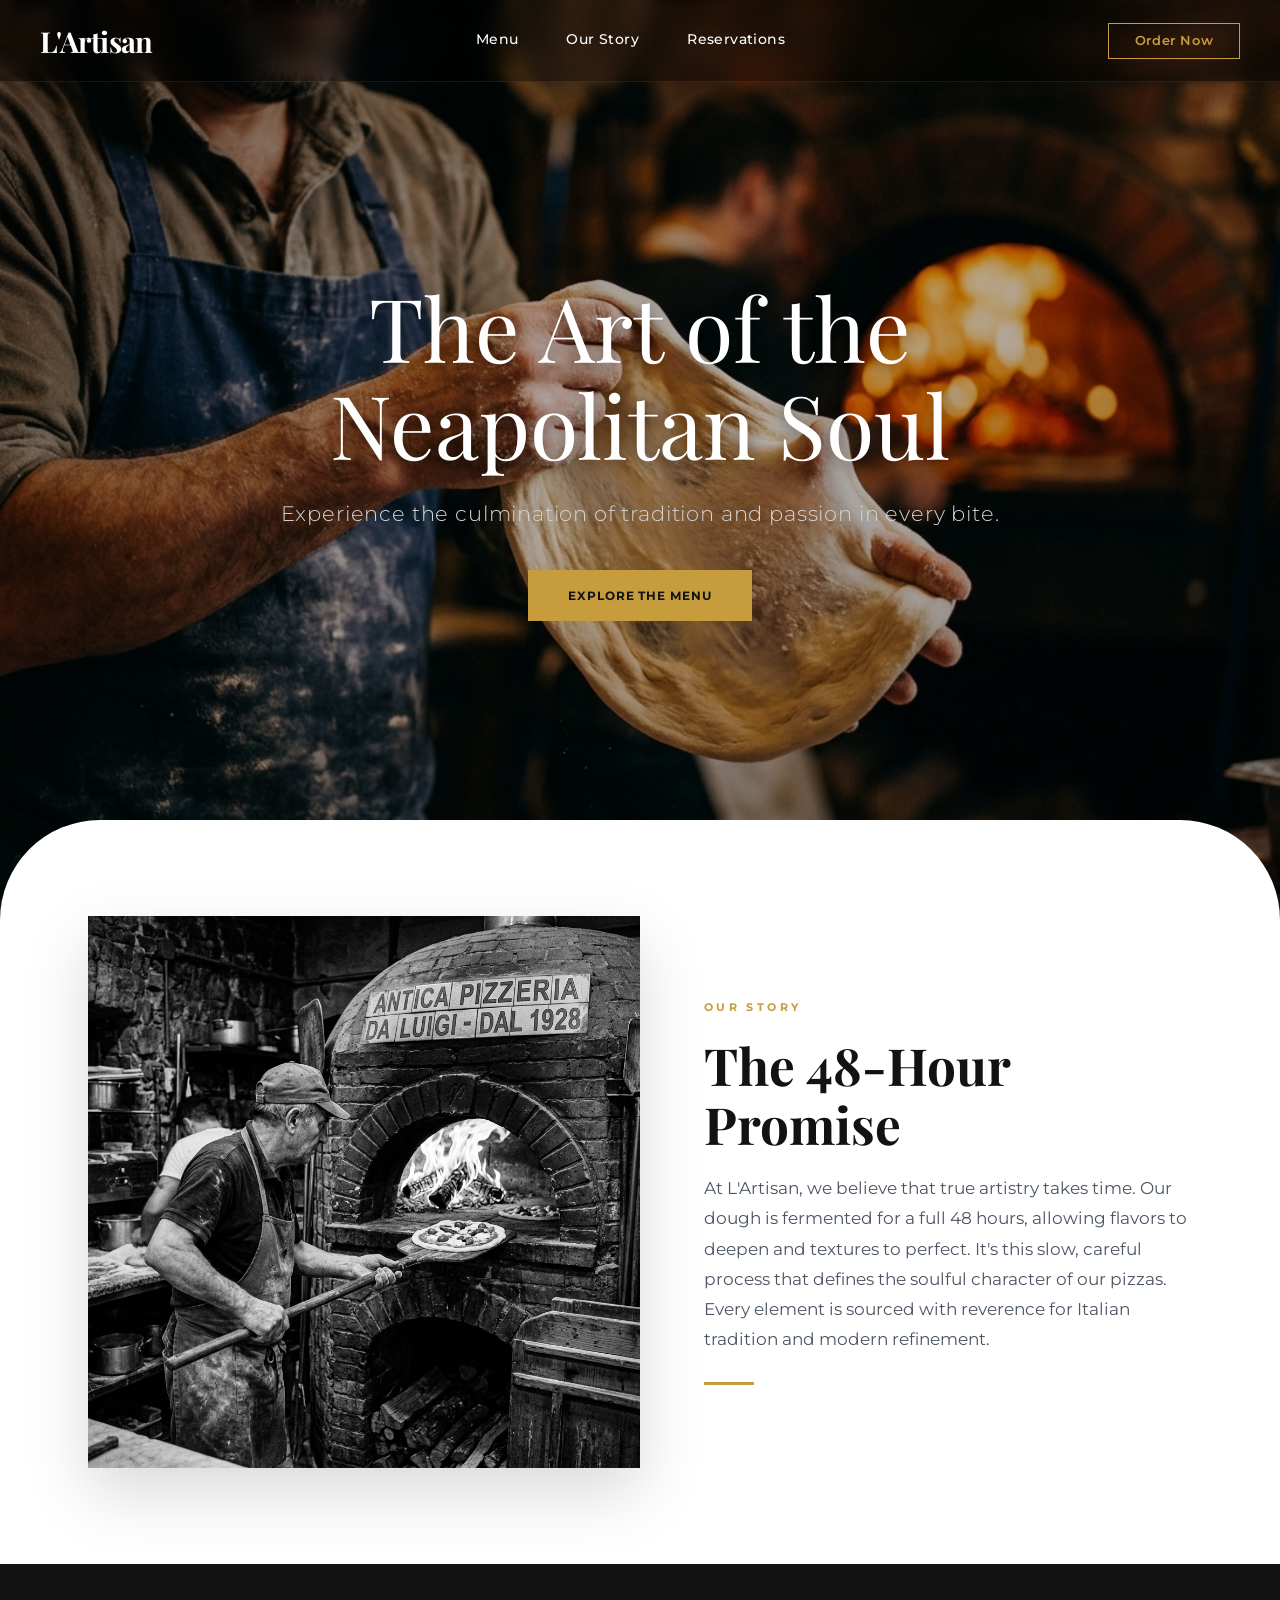
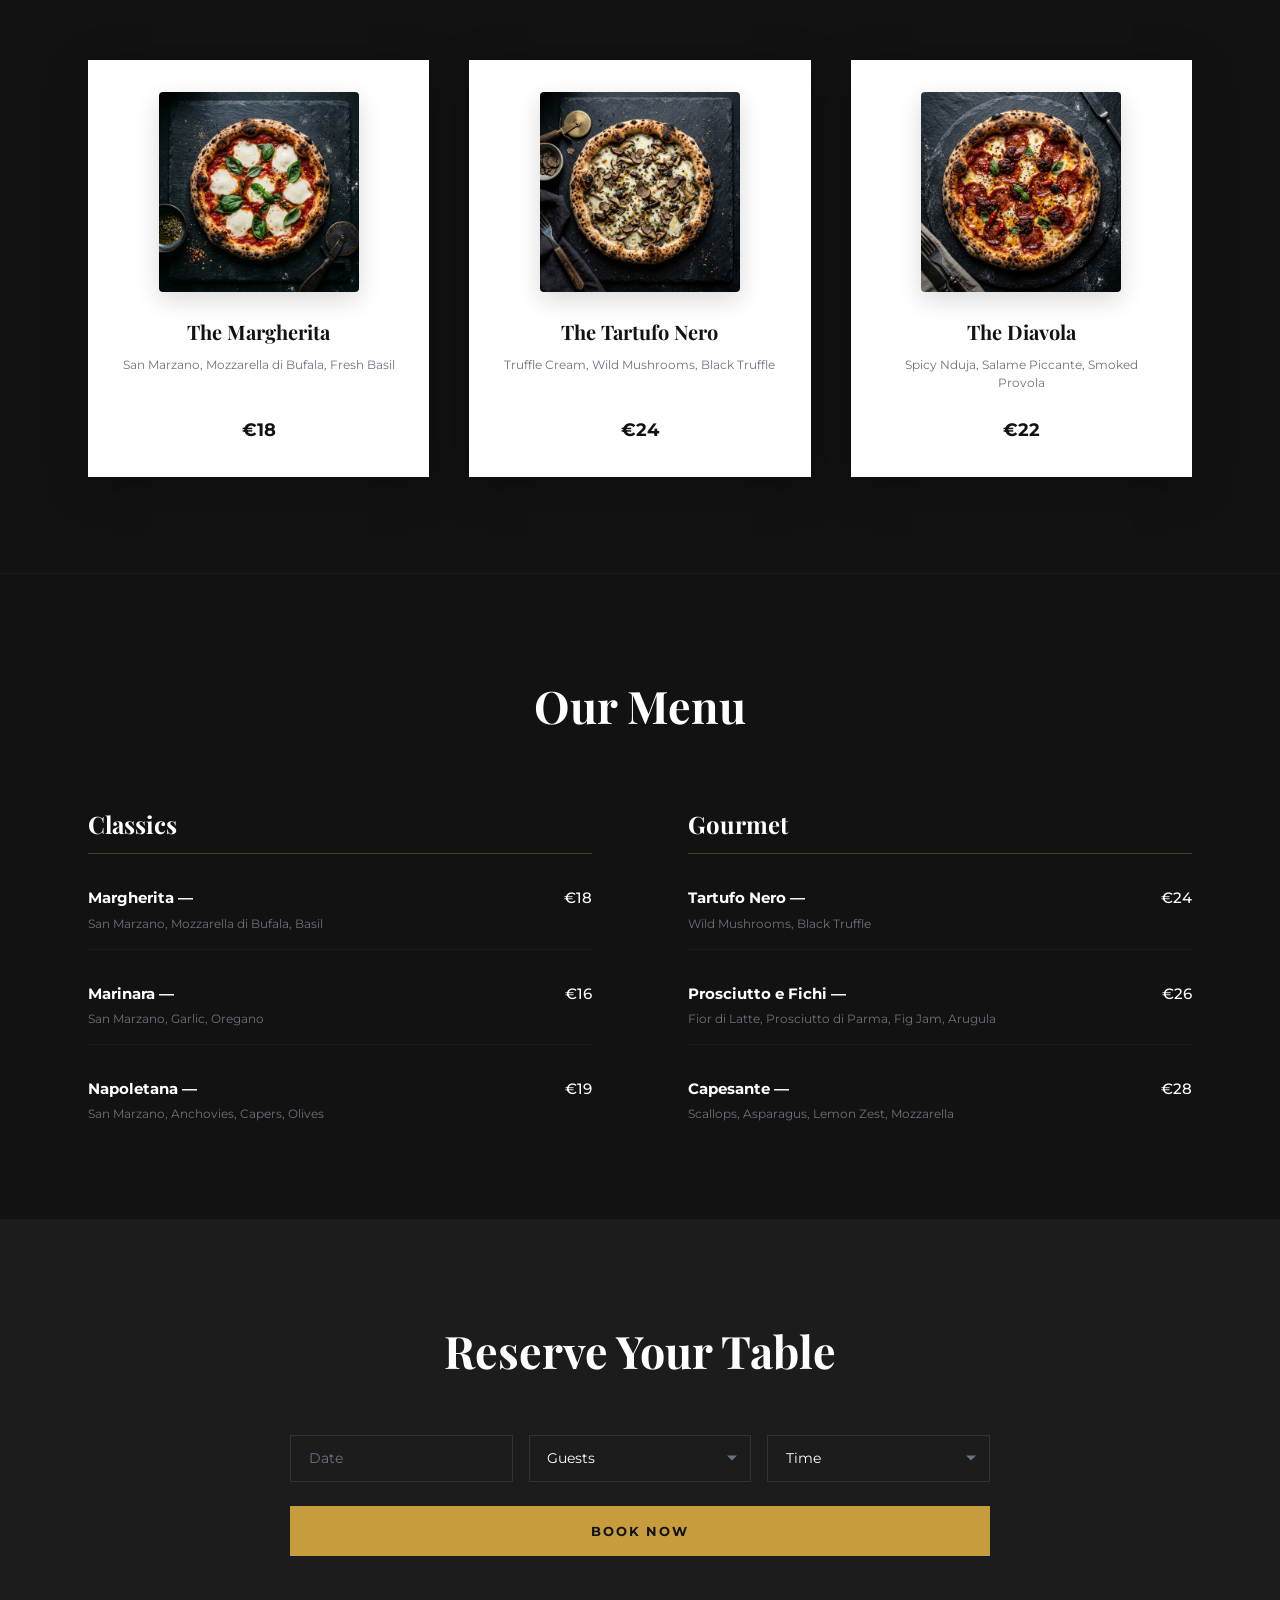
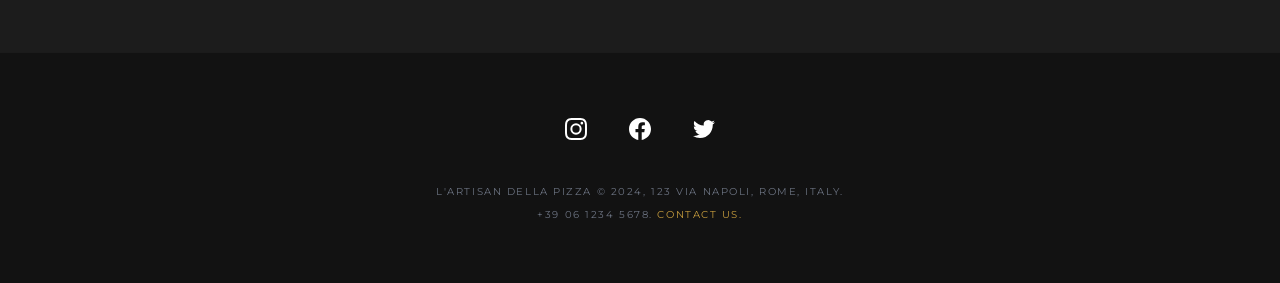
<file: index.html>
<!DOCTYPE html>
<html lang="en">
<head>
  <meta charset="UTF-8" />
  <meta name="viewport" content="width=device-width, initial-scale=1.0" />
  <title>L'Artisan — Neapolitan Pizza Artistry</title>
  <meta name="description" content="L'Artisan della Pizza — Experience the art of the Neapolitan soul. Premium hand-crafted pizzas with 48-hour fermented dough. Reserve your table today." />

  <!-- Google Fonts -->
  <link rel="preconnect" href="https://fonts.googleapis.com" />
  <link rel="preconnect" href="https://fonts.gstatic.com" crossorigin />
  <link href="https://fonts.googleapis.com/css2?family=Playfair+Display:wght@400;700&family=Montserrat:wght@300;400;500;600;700&display=swap" rel="stylesheet" />

  <!-- Stylesheet -->
  <link rel="stylesheet" href="styles.css" />
</head>
<body>

  <!-- ============================================================
       HEADER
       ============================================================ -->
  <header class="site-header" id="site-header">
    <nav class="container header-inner">
      <!-- Logo -->
      <a href="#" class="logo" id="logo">L'Artisan</a>

      <!-- Desktop Navigation -->
      <div class="nav-links" id="nav-links">
        <a href="#menu">Menu</a>
        <a href="#story">Our Story</a>
        <a href="#reservations">Reservations</a>
      </div>

      <!-- Order Now CTA -->
      <button class="btn-order" id="btn-order-now">Order Now</button>

      <!-- Mobile Menu Toggle -->
      <button class="mobile-toggle" id="mobile-toggle" aria-label="Toggle mobile menu">
        <span></span>
        <span></span>
        <span></span>
      </button>
    </nav>
  </header>

  <!-- Mobile Navigation Overlay -->
  <div class="mobile-nav" id="mobile-nav">
    <a href="#menu">Menu</a>
    <a href="#story">Our Story</a>
    <a href="#reservations">Reservations</a>
    <a href="#" class="btn-order" style="margin-top: 1rem;">Order Now</a>
  </div>

  <!-- ============================================================
       HERO SECTION
       ============================================================ -->
  <section class="hero" id="hero">
    <img
      src="assets/images/hero-bg.png"
      alt="Artisan pizza dough being hand-crafted in a traditional pizzeria"
      class="hero-bg"
      id="hero-bg"
      loading="eager"
    />
    <div class="hero-overlay"></div>
    <div class="hero-content">
      <h1 class="hero-title">The Art of the<br />Neapolitan Soul</h1>
      <p class="hero-subtitle">Experience the culmination of tradition and passion in every bite.</p>
      <a href="#menu" class="btn-explore" id="btn-explore-menu">Explore the Menu</a>
    </div>
  </section>

  <!-- ============================================================
       OUR STORY SECTION
       ============================================================ -->
  <section class="story-section" id="story">
    <div class="container">
      <div class="story-grid">
        <!-- Story Image -->
        <div class="story-image-wrapper reveal-left">
          <img
            src="assets/images/pizza-oven.png"
            alt="Traditional Neapolitan wood-fired pizza oven"
            class="story-image"
            loading="lazy"
          />
        </div>

        <!-- Story Content -->
        <div class="story-content reveal-right">
          <span class="story-label">Our Story</span>
          <h2 class="story-title">The 48-Hour Promise</h2>
          <p class="story-text">
            At L'Artisan, we believe that true artistry takes time. Our dough is fermented for a full 48 hours, allowing flavors to deepen and textures to perfect. It's this slow, careful process that defines the soulful character of our pizzas. Every element is sourced with reverence for Italian tradition and modern refinement.
          </p>
          <div class="story-divider"></div>
        </div>
      </div>
    </div>
  </section>

  <!-- ============================================================
       FEATURED PIZZAS SECTION
       ============================================================ -->
  <section class="featured-section" id="featured">
    <div class="container">
      <div class="featured-grid">
        <!-- Pizza Card: Margherita -->
        <div class="pizza-card reveal-scale stagger-1" id="card-margherita">
          <img
            src="assets/images/pizza-margherita.png"
            alt="The Margherita — Classic Neapolitan pizza"
            class="pizza-card-image"
            loading="lazy"
          />
          <h3 class="pizza-card-name">The Margherita</h3>
          <p class="pizza-card-desc">San Marzano, Mozzarella di Bufala, Fresh Basil</p>
          <span class="pizza-card-price">€18</span>
        </div>

        <!-- Pizza Card: Tartufo Nero -->
        <div class="pizza-card reveal-scale stagger-2" id="card-tartufo">
          <img
            src="assets/images/pizza-tartufo.png"
            alt="The Tartufo Nero — Truffle gourmet pizza"
            class="pizza-card-image"
            loading="lazy"
          />
          <h3 class="pizza-card-name">The Tartufo Nero</h3>
          <p class="pizza-card-desc">Truffle Cream, Wild Mushrooms, Black Truffle</p>
          <span class="pizza-card-price">€24</span>
        </div>

        <!-- Pizza Card: Diavola -->
        <div class="pizza-card reveal-scale stagger-3" id="card-diavola">
          <img
            src="assets/images/pizza-diavola.png"
            alt="The Diavola — Spicy artisan pizza"
            class="pizza-card-image"
            loading="lazy"
          />
          <h3 class="pizza-card-name">The Diavola</h3>
          <p class="pizza-card-desc">Spicy Nduja, Salame Piccante, Smoked Provola</p>
          <span class="pizza-card-price">€22</span>
        </div>
      </div>
    </div>
  </section>

  <!-- ============================================================
       FULL MENU SECTION
       ============================================================ -->
  <section class="menu-section" id="menu">
    <div class="container">
      <h2 class="menu-heading reveal">Our Menu</h2>

      <div class="menu-grid">
        <!-- Classics Column -->
        <div class="reveal stagger-1">
          <h3 class="menu-category-title">Classics</h3>
          <ul class="menu-items">
            <li class="menu-item">
              <div class="menu-item-info">
                <h4 class="menu-item-name">Margherita —</h4>
                <p class="menu-item-desc">San Marzano, Mozzarella di Bufala, Basil</p>
              </div>
              <span class="menu-item-price">€18</span>
            </li>
            <li class="menu-item">
              <div class="menu-item-info">
                <h4 class="menu-item-name">Marinara —</h4>
                <p class="menu-item-desc">San Marzano, Garlic, Oregano</p>
              </div>
              <span class="menu-item-price">€16</span>
            </li>
            <li class="menu-item">
              <div class="menu-item-info">
                <h4 class="menu-item-name">Napoletana —</h4>
                <p class="menu-item-desc">San Marzano, Anchovies, Capers, Olives</p>
              </div>
              <span class="menu-item-price">€19</span>
            </li>
          </ul>
        </div>

        <!-- Gourmet Column -->
        <div class="reveal stagger-2">
          <h3 class="menu-category-title">Gourmet</h3>
          <ul class="menu-items">
            <li class="menu-item">
              <div class="menu-item-info">
                <h4 class="menu-item-name">Tartufo Nero —</h4>
                <p class="menu-item-desc">Wild Mushrooms, Black Truffle</p>
              </div>
              <span class="menu-item-price">€24</span>
            </li>
            <li class="menu-item">
              <div class="menu-item-info">
                <h4 class="menu-item-name">Prosciutto e Fichi —</h4>
                <p class="menu-item-desc">Fior di Latte, Prosciutto di Parma, Fig Jam, Arugula</p>
              </div>
              <span class="menu-item-price">€26</span>
            </li>
            <li class="menu-item">
              <div class="menu-item-info">
                <h4 class="menu-item-name">Capesante —</h4>
                <p class="menu-item-desc">Scallops, Asparagus, Lemon Zest, Mozzarella</p>
              </div>
              <span class="menu-item-price">€28</span>
            </li>
          </ul>
        </div>
      </div>
    </div>
  </section>

  <!-- ============================================================
       RESERVATION SECTION
       ============================================================ -->
  <section class="reservation-section" id="reservations">
    <div class="container">
      <h2 class="reservation-heading reveal">Reserve Your Table</h2>

      <form class="reservation-form reveal stagger-1" id="booking-form" onsubmit="handleBooking(event)">
        <div class="form-row">
          <!-- Date Input -->
          <input
            type="text"
            class="form-input"
            id="input-date"
            placeholder="Date"
            onfocus="(this.type='date')"
            onblur="if(!this.value)(this.type='text')"
            required
          />

          <!-- Guests Select -->
          <div class="select-wrapper">
            <select class="form-select" id="select-guests" required>
              <option value="" disabled selected>Guests</option>
              <option value="1">1 Person</option>
              <option value="2">2 People</option>
              <option value="4">4 People</option>
              <option value="6+">6+ People</option>
            </select>
          </div>

          <!-- Time Select -->
          <div class="select-wrapper">
            <select class="form-select" id="select-time" required>
              <option value="" disabled selected>Time</option>
              <option value="18:00">18:00</option>
              <option value="19:00">19:00</option>
              <option value="20:00">20:00</option>
              <option value="21:00">21:00</option>
            </select>
          </div>
        </div>

        <button type="submit" class="btn-book" id="btn-book-now">Book Now</button>
      </form>
    </div>
  </section>

  <!-- ============================================================
       FOOTER
       ============================================================ -->
  <footer class="site-footer" id="footer">
    <div class="container">
      <!-- Social Icons -->
      <div class="footer-socials">
        <!-- Instagram -->
        <a href="#" aria-label="Follow us on Instagram" id="social-instagram">
          <svg viewBox="0 0 24 24"><path d="M12 2.163c3.204 0 3.584.012 4.85.07 3.252.148 4.771 1.691 4.919 4.919.058 1.265.069 1.645.069 4.849 0 3.205-.012 3.584-.069 4.849-.149 3.225-1.664 4.771-4.919 4.919-1.266.058-1.644.07-4.85.07-3.204 0-3.584-.012-4.849-.07-3.26-.149-4.771-1.699-4.919-4.92-.058-1.265-.07-1.644-.07-4.849 0-3.204.013-3.583.07-4.849.149-3.227 1.664-4.771 4.919-4.919 1.266-.057 1.645-.069 4.849-.069zM12 0C8.741 0 8.333.014 7.053.072 2.695.272.273 2.69.073 7.052.014 8.333 0 8.741 0 12s.014 3.668.072 4.948c.2 4.358 2.618 6.78 6.98 6.98C8.333 23.986 8.741 24 12 24s3.668-.014 4.948-.072c4.354-.2 6.782-2.618 6.979-6.98C23.986 15.668 24 15.259 24 12s-.014-3.667-.072-4.947c-.196-4.354-2.617-6.78-6.979-6.98C15.668.014 15.259 0 12 0zm0 5.838a6.162 6.162 0 100 12.324 6.162 6.162 0 000-12.324zM12 16a4 4 0 110-8 4 4 0 010 8zm6.406-11.845a1.44 1.44 0 100 2.881 1.44 1.44 0 000-2.881z"/></svg>
        </a>
        <!-- Facebook -->
        <a href="#" aria-label="Follow us on Facebook" id="social-facebook">
          <svg viewBox="0 0 24 24"><path d="M24 12.073c0-6.627-5.373-12-12-12s-12 5.373-12 12c0 5.99 4.388 10.954 10.125 11.854v-8.385H7.078v-3.469h3.047V9.43c0-3.007 1.792-4.669 4.533-4.669 1.312 0 2.686.235 2.686.235v2.953H15.83c-1.491 0-1.956.925-1.956 1.874v2.25h3.328l-.532 3.469h-2.796v8.385C19.612 23.027 24 18.062 24 12.073z"/></svg>
        </a>
        <!-- Twitter / X -->
        <a href="#" aria-label="Follow us on Twitter" id="social-twitter">
          <svg viewBox="0 0 24 24"><path d="M23.953 4.57a10 10 0 01-2.825.775 4.958 4.958 0 002.163-2.723c-.951.555-2.005.959-3.127 1.184a4.92 4.92 0 00-8.384 4.482C7.69 8.095 4.067 6.13 1.64 3.162a4.822 4.822 0 00-.666 2.475c0 1.71.87 3.213 2.188 4.096a4.904 4.904 0 01-2.228-.616v.06a4.923 4.923 0 003.946 4.84 4.996 4.996 0 01-2.212.085 4.936 4.936 0 004.604 3.417 9.867 9.867 0 01-6.102 2.105c-.39 0-.779-.023-1.17-.067a13.995 13.995 0 007.557 2.209c9.053 0 13.998-7.496 13.998-13.985 0-.21 0-.42-.015-.63A9.935 9.935 0 0024 4.59z"/></svg>
        </a>
      </div>

      <!-- Footer Info -->
      <div class="footer-info">
        <p>L'Artisan della Pizza &copy; 2024, 123 Via Napoli, Rome, Italy.</p>
        <p>+39 06 1234 5678. <a href="mailto:ciao@lartisan.it">Contact Us.</a></p>
      </div>
    </div>
  </footer>

  <!-- ============================================================
       JAVASCRIPT
       ============================================================ -->
  <script>
    // ---- Header Scroll Effect ----
    const header = document.getElementById('site-header');
    let lastScroll = 0;

    window.addEventListener('scroll', () => {
      const currentScroll = window.pageYOffset;
      if (currentScroll > 60) {
        header.classList.add('scrolled');
      } else {
        header.classList.remove('scrolled');
      }
      lastScroll = currentScroll;
    }, { passive: true });

    // ---- Mobile Menu Toggle ----
    const mobileToggle = document.getElementById('mobile-toggle');
    const mobileNav = document.getElementById('mobile-nav');

    mobileToggle.addEventListener('click', () => {
      mobileToggle.classList.toggle('active');
      mobileNav.classList.toggle('open');
      document.body.style.overflow = mobileNav.classList.contains('open') ? 'hidden' : '';
    });

    // Close mobile nav when a link is clicked
    mobileNav.querySelectorAll('a').forEach(link => {
      link.addEventListener('click', () => {
        mobileToggle.classList.remove('active');
        mobileNav.classList.remove('open');
        document.body.style.overflow = '';
      });
    });

    // ---- Scroll Reveal Animations (Intersection Observer) ----
    const revealElements = document.querySelectorAll('.reveal, .reveal-left, .reveal-right, .reveal-scale');

    const revealObserver = new IntersectionObserver((entries) => {
      entries.forEach(entry => {
        if (entry.isIntersecting) {
          entry.target.classList.add('visible');
          revealObserver.unobserve(entry.target);
        }
      });
    }, {
      threshold: 0.15,
      rootMargin: '0px 0px -50px 0px'
    });

    revealElements.forEach(el => revealObserver.observe(el));

    // ---- Smooth Scroll for Anchor Links ----
    document.querySelectorAll('a[href^="#"]').forEach(anchor => {
      anchor.addEventListener('click', function (e) {
        const href = this.getAttribute('href');
        if (href === '#') return;
        e.preventDefault();
        const target = document.querySelector(href);
        if (target) {
          const headerHeight = header.offsetHeight;
          const targetPosition = target.getBoundingClientRect().top + window.pageYOffset - headerHeight;
          window.scrollTo({
            top: targetPosition,
            behavior: 'smooth'
          });
        }
      });
    });

    // ---- Booking Form Handler ----
    function handleBooking(e) {
      e.preventDefault();
      const date = document.getElementById('input-date').value;
      const guests = document.getElementById('select-guests').value;
      const time = document.getElementById('select-time').value;

      const btn = document.getElementById('btn-book-now');
      const originalText = btn.textContent;
      btn.textContent = '✓ Reserved!';
      btn.style.background = '#2D7A4F';
      btn.style.color = '#fff';

      setTimeout(() => {
        btn.textContent = originalText;
        btn.style.background = '';
        btn.style.color = '';
        e.target.reset();
      }, 2500);
    }

    // ---- Parallax-lite Hero Background ----
    window.addEventListener('scroll', () => {
      const hero = document.getElementById('hero');
      const heroBg = document.getElementById('hero-bg');
      if (!hero || !heroBg) return;
      const scrolled = window.pageYOffset;
      const heroHeight = hero.offsetHeight;
      if (scrolled <= heroHeight) {
        heroBg.style.transform = `translateY(${scrolled * 0.25}px)`;
      }
    }, { passive: true });
  </script>

</body>
</html>
</file>
<file: styles.css>
/* ======================================================================
   L'Artisan della Pizza — Design System & Styles
   ====================================================================== */

/* --- CSS Custom Properties (Design Tokens) --- */
:root {
  /* Colors */
  --color-gold: #C69C3D;
  --color-gold-hover: #B58C32;
  --color-gold-light: rgba(198, 156, 61, 0.3);
  --color-dark: #121212;
  --color-dark-secondary: #1C1C1C;
  --color-white: #FFFFFF;
  --color-gray-100: #F5F5F5;
  --color-gray-300: #D4D4D4;
  --color-gray-500: #6B7280;
  --color-gray-600: #4B5563;
  --color-gray-700: #333333;
  --color-overlay: rgba(0, 0, 0, 0.45);

  /* Typography */
  --font-serif: 'Playfair Display', Georgia, 'Times New Roman', serif;
  --font-sans: 'Montserrat', -apple-system, BlinkMacSystemFont, 'Segoe UI', sans-serif;

  /* Spacing */
  --section-padding: 6rem;
  --container-max: 1200px;
  --container-padding: 1.5rem;

  /* Transitions */
  --transition-fast: 0.2s ease;
  --transition-base: 0.3s ease;
  --transition-slow: 0.5s cubic-bezier(0.25, 0.46, 0.45, 0.94);
  --transition-spring: 0.6s cubic-bezier(0.34, 1.56, 0.64, 1);
}

/* --- Reset & Base --- */
*,
*::before,
*::after {
  margin: 0;
  padding: 0;
  box-sizing: border-box;
}

html {
  scroll-behavior: smooth;
  -webkit-font-smoothing: antialiased;
  -moz-osx-font-smoothing: grayscale;
}

body {
  font-family: var(--font-sans);
  background-color: var(--color-dark);
  color: var(--color-white);
  line-height: 1.6;
  overflow-x: hidden;
}

img {
  display: block;
  max-width: 100%;
  height: auto;
}

a {
  text-decoration: none;
  color: inherit;
}

ul {
  list-style: none;
}

button, input, select {
  font-family: inherit;
  font-size: inherit;
  border: none;
  outline: none;
  background: transparent;
}

/* --- Utility Classes --- */
.container {
  width: 100%;
  max-width: var(--container-max);
  margin: 0 auto;
  padding: 0 var(--container-padding);
}

.sr-only {
  position: absolute;
  width: 1px;
  height: 1px;
  padding: 0;
  margin: -1px;
  overflow: hidden;
  clip: rect(0, 0, 0, 0);
  white-space: nowrap;
  border: 0;
}

/* --- Scroll-triggered Animations --- */
.reveal {
  opacity: 0;
  transform: translateY(40px);
  transition: opacity 0.8s cubic-bezier(0.25, 0.46, 0.45, 0.94),
              transform 0.8s cubic-bezier(0.25, 0.46, 0.45, 0.94);
}

.reveal.visible {
  opacity: 1;
  transform: translateY(0);
}

.reveal-left {
  opacity: 0;
  transform: translateX(-60px);
  transition: opacity 0.8s cubic-bezier(0.25, 0.46, 0.45, 0.94),
              transform 0.8s cubic-bezier(0.25, 0.46, 0.45, 0.94);
}

.reveal-left.visible {
  opacity: 1;
  transform: translateX(0);
}

.reveal-right {
  opacity: 0;
  transform: translateX(60px);
  transition: opacity 0.8s cubic-bezier(0.25, 0.46, 0.45, 0.94),
              transform 0.8s cubic-bezier(0.25, 0.46, 0.45, 0.94);
}

.reveal-right.visible {
  opacity: 1;
  transform: translateX(0);
}

.reveal-scale {
  opacity: 0;
  transform: scale(0.9);
  transition: opacity 0.8s ease, transform 0.8s ease;
}

.reveal-scale.visible {
  opacity: 1;
  transform: scale(1);
}

/* Staggered delays for children */
.stagger-1 { transition-delay: 0.1s; }
.stagger-2 { transition-delay: 0.2s; }
.stagger-3 { transition-delay: 0.3s; }
.stagger-4 { transition-delay: 0.4s; }

/* ======================================================================
   HEADER
   ====================================================================== */
.site-header {
  position: fixed;
  top: 0;
  left: 0;
  width: 100%;
  z-index: 1000;
  background: rgba(0, 0, 0, 0.35);
  backdrop-filter: blur(12px);
  -webkit-backdrop-filter: blur(12px);
  border-bottom: 1px solid rgba(255, 255, 255, 0.08);
  transition: background var(--transition-base), box-shadow var(--transition-base);
}

.site-header.scrolled {
  background: rgba(0, 0, 0, 0.85);
  box-shadow: 0 4px 30px rgba(0, 0, 0, 0.5);
}

.header-inner {
  display: flex;
  align-items: center;
  justify-content: space-between;
  padding: 1.1rem 0;
}

.logo {
  font-family: var(--font-serif);
  font-size: 1.8rem;
  font-weight: 700;
  letter-spacing: -0.02em;
  color: var(--color-white);
  transition: color var(--transition-fast);
}

.logo:hover {
  color: var(--color-gold);
}

/* Desktop Nav */
.nav-links {
  display: none;
  align-items: center;
  gap: 3rem;
}

.nav-links a {
  font-size: 0.85rem;
  font-weight: 500;
  letter-spacing: 0.03em;
  color: var(--color-white);
  position: relative;
  padding-bottom: 2px;
  transition: color var(--transition-fast);
}

.nav-links a::after {
  content: '';
  position: absolute;
  bottom: -4px;
  left: 0;
  width: 0;
  height: 1.5px;
  background: var(--color-gold);
  transition: width var(--transition-base);
}

.nav-links a:hover {
  color: var(--color-gold);
}

.nav-links a:hover::after {
  width: 100%;
}

/* Order Now Button */
.btn-order {
  padding: 0.6rem 1.6rem;
  border: 1px solid var(--color-gold);
  color: var(--color-gold);
  font-size: 0.8rem;
  font-weight: 600;
  letter-spacing: 0.05em;
  cursor: pointer;
  transition: background var(--transition-base), color var(--transition-base), transform var(--transition-fast);
}

.btn-order:hover {
  background: var(--color-gold);
  color: var(--color-dark);
  transform: translateY(-1px);
}

.btn-order:active {
  transform: translateY(0);
}

/* Mobile menu toggle */
.mobile-toggle {
  display: flex;
  flex-direction: column;
  gap: 5px;
  cursor: pointer;
  padding: 4px;
  z-index: 1001;
  background: none;
  border: none;
}

.mobile-toggle span {
  display: block;
  width: 24px;
  height: 2px;
  background: var(--color-white);
  transition: transform var(--transition-base), opacity var(--transition-base);
}

.mobile-toggle.active span:nth-child(1) {
  transform: rotate(45deg) translate(5px, 5px);
}

.mobile-toggle.active span:nth-child(2) {
  opacity: 0;
}

.mobile-toggle.active span:nth-child(3) {
  transform: rotate(-45deg) translate(5px, -5px);
}

/* Mobile Nav Overlay */
.mobile-nav {
  position: fixed;
  top: 0;
  left: 0;
  width: 100%;
  height: 100vh;
  background: rgba(0, 0, 0, 0.97);
  display: flex;
  flex-direction: column;
  align-items: center;
  justify-content: center;
  gap: 2.5rem;
  z-index: 999;
  opacity: 0;
  visibility: hidden;
  transition: opacity var(--transition-base), visibility var(--transition-base);
}

.mobile-nav.open {
  opacity: 1;
  visibility: visible;
}

.mobile-nav a {
  font-family: var(--font-serif);
  font-size: 2rem;
  font-weight: 400;
  color: var(--color-white);
  transition: color var(--transition-fast);
  transform: translateY(20px);
  opacity: 0;
  transition: color var(--transition-fast), transform 0.5s ease, opacity 0.5s ease;
}

.mobile-nav.open a {
  transform: translateY(0);
  opacity: 1;
}

.mobile-nav.open a:nth-child(1) { transition-delay: 0.1s; }
.mobile-nav.open a:nth-child(2) { transition-delay: 0.2s; }
.mobile-nav.open a:nth-child(3) { transition-delay: 0.3s; }
.mobile-nav.open a:nth-child(4) { transition-delay: 0.4s; }

.mobile-nav a:hover {
  color: var(--color-gold);
}

/* ======================================================================
   HERO SECTION
   ====================================================================== */
.hero {
  position: relative;
  height: 100vh;
  min-height: 600px;
  display: flex;
  align-items: center;
  justify-content: center;
  overflow: hidden;
}

.hero-bg {
  position: absolute;
  inset: 0;
  width: 100%;
  height: 100%;
  object-fit: cover;
  object-position: left center;
  transition: transform 8s ease-out;
}

.hero:hover .hero-bg {
  transform: scale(1.03);
}

.hero-overlay {
  position: absolute;
  inset: 0;
  background: linear-gradient(
    135deg,
    rgba(0, 0, 0, 0.55) 0%,
    rgba(0, 0, 0, 0.25) 50%,
    rgba(0, 0, 0, 0.45) 100%
  );
}

.hero-content {
  position: relative;
  z-index: 10;
  text-align: center;
  padding: 0 1.5rem;
  max-width: 900px;
}

.hero-title {
  font-family: var(--font-serif);
  font-size: clamp(2.8rem, 7vw, 5.5rem);
  font-weight: 400;
  line-height: 1.1;
  margin-bottom: 1.5rem;
  text-shadow: 0 4px 15px rgba(0, 0, 0, 0.4);
  animation: heroFadeIn 1.2s ease-out both;
}

.hero-subtitle {
  font-size: clamp(1rem, 2vw, 1.3rem);
  font-weight: 300;
  color: var(--color-gray-300);
  letter-spacing: 0.04em;
  margin-bottom: 2.5rem;
  animation: heroFadeIn 1.2s ease-out 0.3s both;
}

.btn-explore {
  display: inline-block;
  padding: 1rem 2.5rem;
  background: var(--color-gold);
  color: var(--color-dark);
  font-weight: 700;
  font-size: 0.75rem;
  letter-spacing: 0.08em;
  text-transform: uppercase;
  transition: background var(--transition-base), transform var(--transition-fast), box-shadow var(--transition-base);
  animation: heroFadeIn 1.2s ease-out 0.6s both;
}

.btn-explore:hover {
  background: var(--color-gold-hover);
  transform: translateY(-2px);
  box-shadow: 0 8px 25px rgba(198, 156, 61, 0.3);
}

.btn-explore:active {
  transform: translateY(0);
}

@keyframes heroFadeIn {
  from {
    opacity: 0;
    transform: translateY(30px);
  }
  to {
    opacity: 1;
    transform: translateY(0);
  }
}

/* ======================================================================
   OUR STORY SECTION
   ====================================================================== */
.story-section {
  background: var(--color-white);
  color: var(--color-dark);
  padding: var(--section-padding) 0;
  position: relative;
  z-index: 20;
  margin-top: -5rem;
  border-radius: 80px 80px 0 0;
}

.story-grid {
  display: flex;
  flex-direction: column;
  gap: 3rem;
  align-items: center;
}

.story-image-wrapper {
  width: 100%;
  overflow: hidden;
  box-shadow: 0 25px 60px rgba(0, 0, 0, 0.15);
}

.story-image {
  width: 100%;
  height: auto;
  object-fit: cover;
  filter: grayscale(100%);
  transition: filter var(--transition-slow), transform var(--transition-slow);
}

.story-image-wrapper:hover .story-image {
  filter: grayscale(60%);
  transform: scale(1.02);
}

.story-content {
  display: flex;
  flex-direction: column;
  gap: 1.2rem;
}

.story-label {
  font-size: 0.7rem;
  font-weight: 700;
  letter-spacing: 0.3em;
  text-transform: uppercase;
  color: var(--color-gold);
}

.story-title {
  font-family: var(--font-serif);
  font-size: clamp(2rem, 4vw, 3.2rem);
  line-height: 1.15;
  color: var(--color-dark);
}

.story-text {
  font-size: 1.05rem;
  line-height: 1.8;
  color: var(--color-gray-600);
}

.story-divider {
  width: 50px;
  height: 3px;
  background: var(--color-gold);
  margin-top: 0.5rem;
}

/* ======================================================================
   FEATURED PIZZAS SECTION
   ====================================================================== */
.featured-section {
  background: var(--color-dark);
  padding: var(--section-padding) 0;
}

.featured-grid {
  display: grid;
  grid-template-columns: 1fr;
  gap: 2rem;
}

.pizza-card {
  background: var(--color-white);
  padding: 2rem;
  display: flex;
  flex-direction: column;
  align-items: center;
  text-align: center;
  color: var(--color-dark);
  box-shadow: 0 10px 40px rgba(0, 0, 0, 0.3);
  transition: transform var(--transition-base), box-shadow var(--transition-base);
}

.pizza-card:hover {
  transform: translateY(-8px);
  box-shadow: 0 20px 60px rgba(0, 0, 0, 0.4);
}

.pizza-card-image {
  width: 200px;
  height: 200px;
  object-fit: cover;
  margin-bottom: 1.5rem;
  box-shadow: 0 8px 25px rgba(0, 0, 0, 0.15);
  border-radius: 4px;
  transition: transform var(--transition-spring);
}

.pizza-card:hover .pizza-card-image {
  transform: scale(1.05) rotate(-2deg);
}

.pizza-card-name {
  font-family: var(--font-serif);
  font-size: 1.25rem;
  font-weight: 700;
  margin-bottom: 0.5rem;
}

.pizza-card-desc {
  font-size: 0.75rem;
  color: var(--color-gray-500);
  margin-bottom: 1.2rem;
  min-height: 2.5rem;
  line-height: 1.5;
}

.pizza-card-price {
  font-size: 1.15rem;
  font-weight: 700;
  color: var(--color-dark);
}

/* ======================================================================
   FULL MENU SECTION
   ====================================================================== */
.menu-section {
  background: var(--color-dark);
  padding: var(--section-padding) 0;
  border-top: 1px solid rgba(255, 255, 255, 0.04);
}

.menu-heading {
  font-family: var(--font-serif);
  font-size: clamp(2rem, 4vw, 2.8rem);
  text-align: center;
  margin-bottom: 4rem;
}

.menu-grid {
  display: grid;
  grid-template-columns: 1fr;
  gap: 3rem;
}

.menu-category-title {
  font-family: var(--font-serif);
  font-size: 1.5rem;
  padding-bottom: 0.6rem;
  margin-bottom: 2rem;
  border-bottom: 1px solid var(--color-gold-light);
}

.menu-items {
  display: flex;
  flex-direction: column;
  gap: 2rem;
}

.menu-item {
  display: flex;
  justify-content: space-between;
  align-items: flex-start;
  gap: 1rem;
  padding-bottom: 1rem;
  border-bottom: 1px solid rgba(255, 255, 255, 0.04);
  transition: border-color var(--transition-fast);
}

.menu-item:last-child {
  border-bottom: none;
  padding-bottom: 0;
}

.menu-item:hover {
  border-bottom-color: rgba(198, 156, 61, 0.2);
}

.menu-item-info {
  flex: 1;
}

.menu-item-name {
  font-weight: 700;
  font-size: 0.95rem;
  margin-bottom: 0.25rem;
}

.menu-item-desc {
  font-size: 0.75rem;
  color: var(--color-gray-500);
  line-height: 1.5;
}

.menu-item-price {
  font-weight: 500;
  font-size: 0.95rem;
  white-space: nowrap;
  flex-shrink: 0;
}

/* ======================================================================
   RESERVATION SECTION
   ====================================================================== */
.reservation-section {
  background: var(--color-dark-secondary);
  padding: var(--section-padding) 0;
}

.reservation-heading {
  font-family: var(--font-serif);
  font-size: clamp(2rem, 4vw, 2.8rem);
  text-align: center;
  margin-bottom: 3rem;
}

.reservation-form {
  max-width: 700px;
  margin: 0 auto;
  display: flex;
  flex-direction: column;
  gap: 1.5rem;
}

.form-row {
  display: grid;
  grid-template-columns: 1fr;
  gap: 1rem;
}

.form-input,
.form-select {
  width: 100%;
  padding: 0.85rem 1.1rem;
  border: 1px solid var(--color-gray-700);
  background: transparent;
  color: var(--color-white);
  font-size: 0.9rem;
  transition: border-color var(--transition-base), box-shadow var(--transition-base);
  -webkit-appearance: none;
  appearance: none;
}

.form-input::placeholder {
  color: var(--color-gray-500);
}

.form-input:focus,
.form-select:focus {
  border-color: var(--color-gold);
  box-shadow: 0 0 0 2px rgba(198, 156, 61, 0.15);
}

/* Custom select arrow */
.select-wrapper {
  position: relative;
}

.select-wrapper::after {
  content: '';
  position: absolute;
  right: 14px;
  top: 50%;
  transform: translateY(-50%);
  width: 0;
  height: 0;
  border-left: 5px solid transparent;
  border-right: 5px solid transparent;
  border-top: 5px solid var(--color-gray-500);
  pointer-events: none;
  transition: border-top-color var(--transition-fast);
}

.select-wrapper:focus-within::after {
  border-top-color: var(--color-gold);
}

.form-select {
  padding-right: 2.5rem;
  cursor: pointer;
}

.form-select option {
  background: var(--color-dark-secondary);
  color: var(--color-white);
}

.btn-book {
  width: 100%;
  padding: 1.1rem;
  background: var(--color-gold);
  color: var(--color-dark);
  font-weight: 700;
  font-size: 0.8rem;
  letter-spacing: 0.15em;
  text-transform: uppercase;
  cursor: pointer;
  transition: background var(--transition-base), transform var(--transition-fast), box-shadow var(--transition-base);
}

.btn-book:hover {
  background: var(--color-gold-hover);
  transform: translateY(-2px);
  box-shadow: 0 8px 25px rgba(198, 156, 61, 0.25);
}

.btn-book:active {
  transform: translateY(0);
}

/* ======================================================================
   FOOTER
   ====================================================================== */
.site-footer {
  background: var(--color-dark);
  padding: 3.5rem 0;
  border-top: 1px solid rgba(255, 255, 255, 0.04);
  text-align: center;
}

.footer-socials {
  display: flex;
  justify-content: center;
  gap: 1.5rem;
  margin-bottom: 2rem;
}

.footer-socials a {
  display: flex;
  align-items: center;
  justify-content: center;
  width: 40px;
  height: 40px;
  color: var(--color-white);
  transition: color var(--transition-fast), transform var(--transition-fast);
}

.footer-socials a:hover {
  color: var(--color-gold);
  transform: translateY(-3px);
}

.footer-socials svg {
  width: 22px;
  height: 22px;
  fill: currentColor;
}

.footer-info {
  font-size: 0.65rem;
  color: var(--color-gray-500);
  text-transform: uppercase;
  letter-spacing: 0.15em;
  line-height: 2.2;
}

.footer-info a {
  color: var(--color-gold);
  transition: opacity var(--transition-fast);
}

.footer-info a:hover {
  opacity: 0.8;
  text-decoration: underline;
}

/* ======================================================================
   RESPONSIVE — Tablet (768px+)
   ====================================================================== */
@media (min-width: 768px) {
  .nav-links {
    display: flex;
  }

  .mobile-toggle {
    display: none;
  }

  .hero-bg {
    object-position: center;
  }

  .story-section {
    border-radius: 100px 100px 0 0;
  }

  .story-grid {
    flex-direction: row;
    gap: 4rem;
  }

  .story-image-wrapper {
    width: 50%;
    flex-shrink: 0;
  }

  .story-content {
    width: 50%;
  }

  .featured-grid {
    grid-template-columns: repeat(3, 1fr);
    gap: 2rem;
  }

  .menu-grid {
    grid-template-columns: 1fr 1fr;
    gap: 4rem;
  }

  .form-row {
    grid-template-columns: repeat(3, 1fr);
  }
}

/* ======================================================================
   RESPONSIVE — Large Desktops (1024px+)
   ====================================================================== */
@media (min-width: 1024px) {
  :root {
    --container-padding: 3rem;
  }

  .menu-grid {
    gap: 6rem;
  }

  .featured-grid {
    gap: 2.5rem;
  }
}

/* ======================================================================
   RESPONSIVE — Extra Large (1400px+)
   ====================================================================== */
@media (min-width: 1400px) {
  :root {
    --container-max: 1320px;
  }
}

/* ======================================================================
   ACCESSIBILITY — Reduced Motion
   ====================================================================== */
@media (prefers-reduced-motion: reduce) {
  html {
    scroll-behavior: auto;
  }

  .reveal,
  .reveal-left,
  .reveal-right,
  .reveal-scale {
    opacity: 1;
    transform: none;
    transition: none;
  }

  .hero-bg {
    transition: none;
  }

  .hero:hover .hero-bg {
    transform: none;
  }

  .hero-title,
  .hero-subtitle,
  .btn-explore {
    animation: none;
    opacity: 1;
    transform: none;
  }
}
</file>
